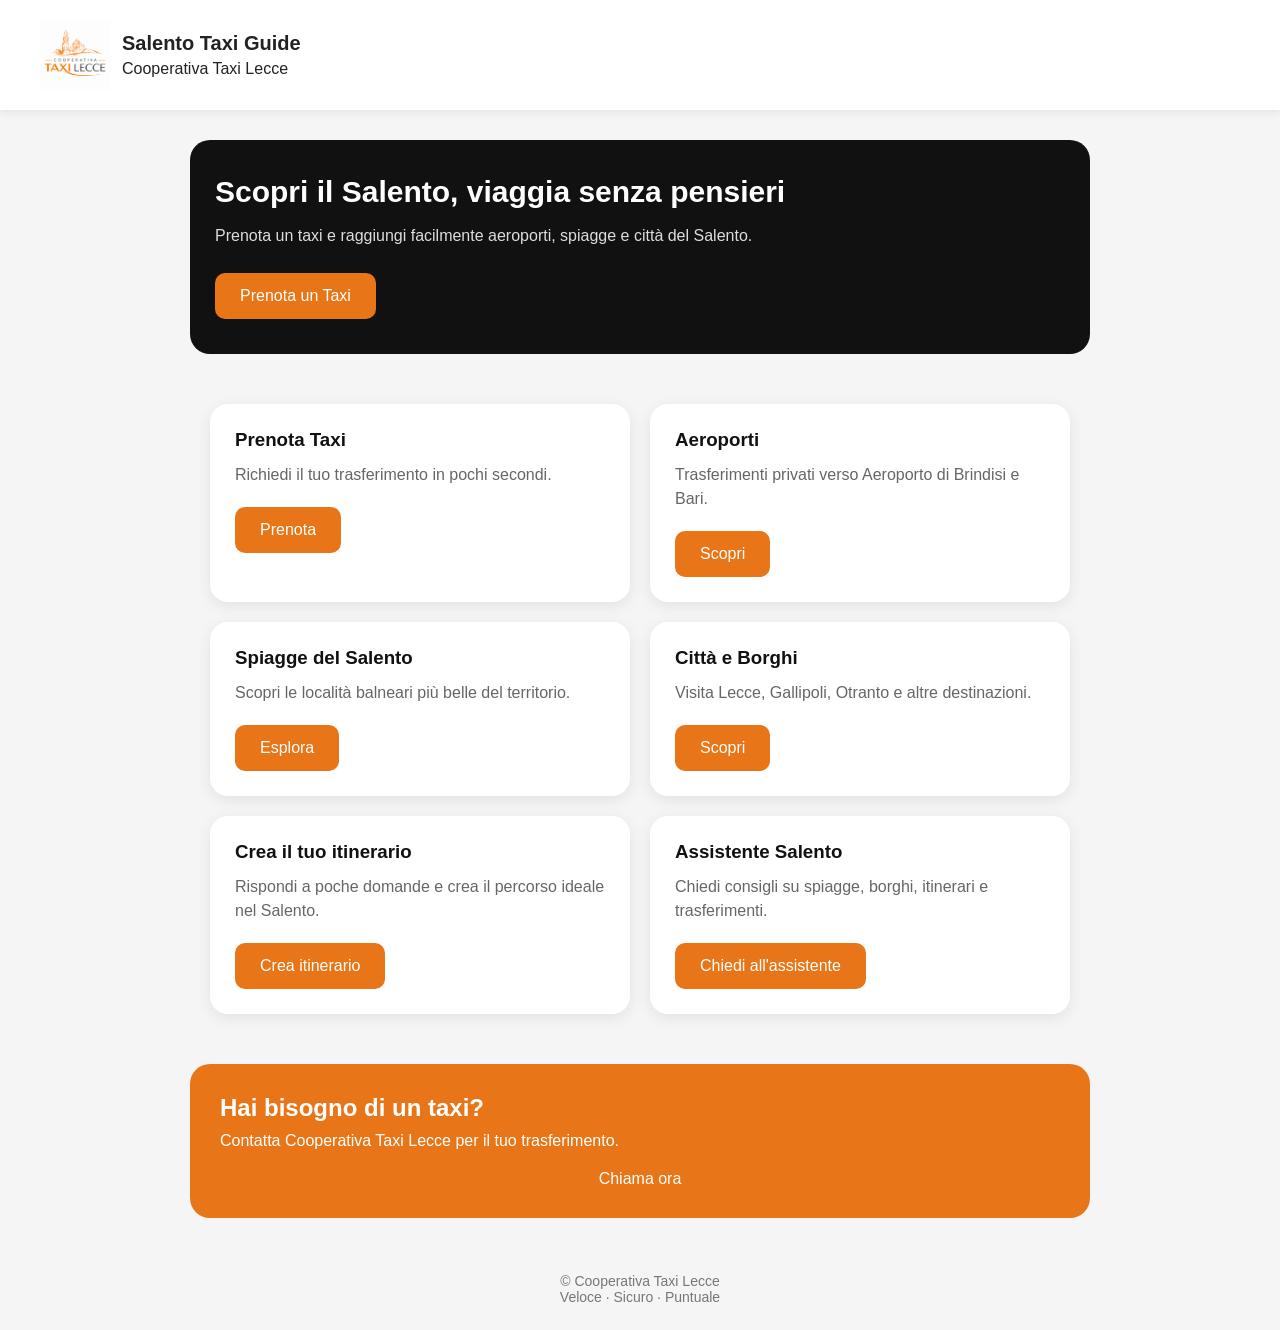
<file: index.html>
<!DOCTYPE html>
<html lang="it">

<head>

    <meta charset="UTF-8">
    <meta name="viewport" content="width=device-width, initial-scale=1.0">

    <title>Salento Taxi Guide</title>

    <link rel="stylesheet" href="style.css">

    <link rel="manifest" href="manifest.json">

</head>


<body>


<header>

<div class="header-brand">

<img src="logo.png" alt="Cooperativa Taxi Lecce">

<div class="header-text">

<h1>Salento Taxi Guide</h1>

<p>Cooperativa Taxi Lecce</p>

</div>

</div>

</header>



<main>


<section class="hero">

    <h2>
        Scopri il Salento,
        viaggia senza pensieri
    </h2>


    <p>
        Prenota un taxi e raggiungi facilmente
        aeroporti, spiagge e città del Salento.
    </p>


    <button onclick="window.location.href='prenota.html'">
    Prenota un Taxi
    </button>


</section>





<section class="cards">


<div class="card">

    <h3>Prenota Taxi</h3>

    <p>
        Richiedi il tuo trasferimento
        in pochi secondi.
    </p>

    <button onclick="window.location.href='prenota.html'">
    Prenota
    </button>

</div>





<div class="card">

    <h3>Aeroporti</h3>

    <p>
        Trasferimenti privati verso
        Aeroporto di Brindisi e Bari.
    </p>

<button onclick="window.location.href='aeroporti.html'">
Scopri
</button>

</div>





<div class="card">

    <h3>Spiagge del Salento</h3>

    <p>
        Scopri le località balneari
        più belle del territorio.
    </p>

   <button onclick="window.location.href='spiagge.html'">

    Esplora

   </button>

</div>





<div class="card">

    <h3>Città e Borghi</h3>

    <p>
        Visita Lecce, Gallipoli,
        Otranto e altre destinazioni.
    </p>

   
    <button onclick="window.location.href='borghi.html'">

        Scopri

    </button>

</div>


<div class="card">

    <h3>
        Crea il tuo itinerario
    </h3>

    <p>
        Rispondi a poche domande e crea il percorso ideale nel Salento.
    </p>

    <button onclick="window.location.href='itinerario.html'">
        Crea itinerario
    </button>

</div>


<div class="card">

<h3>
Assistente Salento
</h3>

<p>
Chiedi consigli su spiagge, borghi, itinerari e trasferimenti.
</p>


<button onclick="window.location.href='assistente.html'">

Chiedi all'assistente

</button>


</div>

</section>





<section class="contact">


<h2>
Hai bisogno di un taxi?
</h2>


<p>
Contatta Cooperativa Taxi Lecce
per il tuo trasferimento.
</p>


<a href="tel:3286714428" class="call-button">
Chiama ora
</a>


</section>



</main>




<footer>

<p>
© Cooperativa Taxi Lecce
</p>

<p>
Veloce · Sicuro · Puntuale
</p>


</footer>



<script src="script.js"></script>


</body>

</html>
</file>
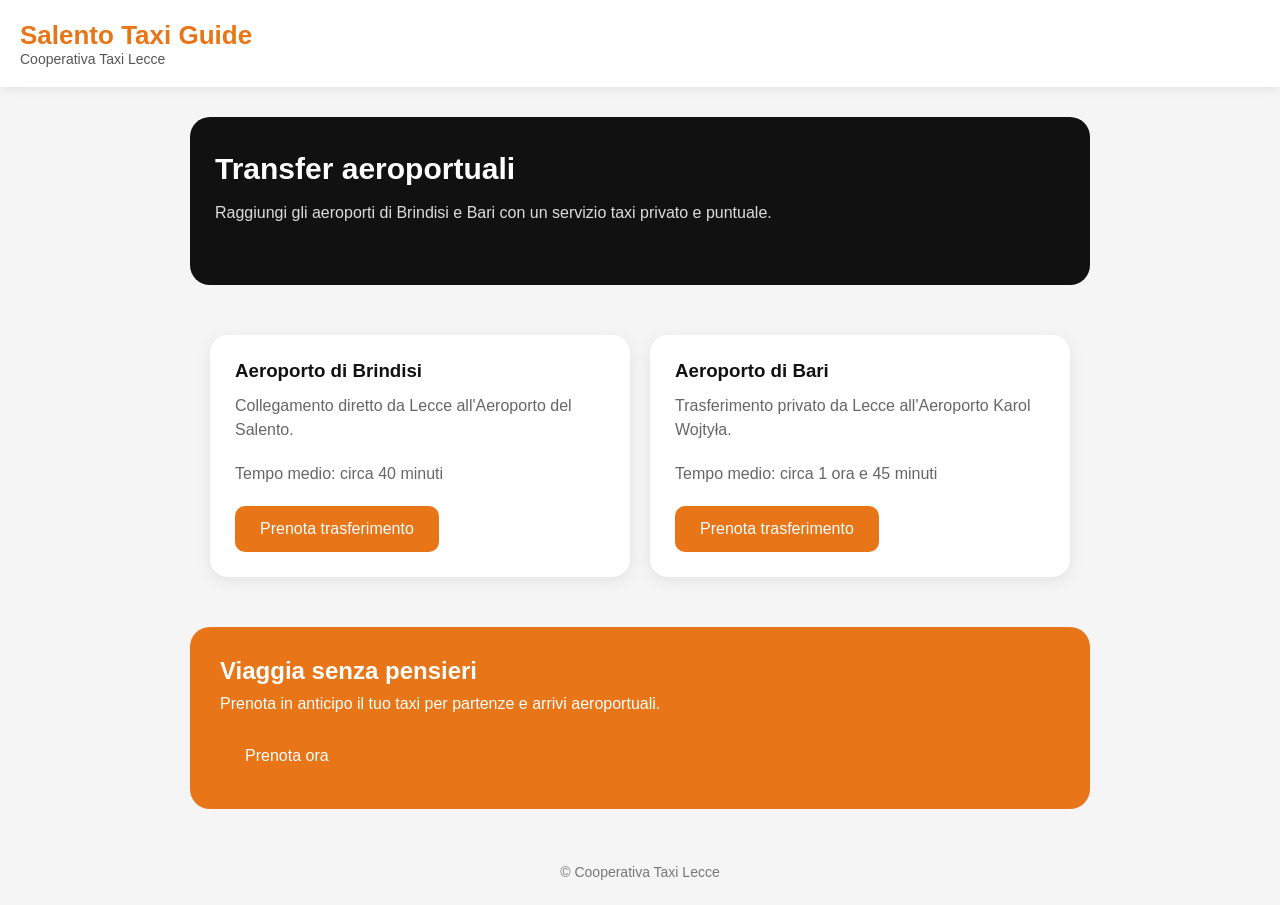
<file: aeroporti.html>
<!DOCTYPE html>
<html lang="it">

<head>

<meta charset="UTF-8">
<meta name="viewport" content="width=device-width, initial-scale=1.0">

<title>Transfer Aeroportuali</title>

<link rel="stylesheet" href="style.css">

</head>


<body>


<header>

<div class="logo">

<h1>Salento Taxi Guide</h1>

<p>Cooperativa Taxi Lecce</p>

</div>

</header>



<main>


<section class="hero">

<h2>
Transfer aeroportuali
</h2>

<p>
Raggiungi gli aeroporti di Brindisi e Bari
con un servizio taxi privato e puntuale.
</p>

</section>





<section class="cards">



<div class="card">

<h3>
Aeroporto di Brindisi
</h3>


<p>
Collegamento diretto da Lecce
all'Aeroporto del Salento.
</p>


<p>
Tempo medio: circa 40 minuti
</p>


<button onclick="window.location.href='prenota.html'">
Prenota trasferimento
</button>


</div>






<div class="card">

<h3>
Aeroporto di Bari
</h3>


<p>
Trasferimento privato da Lecce
all'Aeroporto Karol Wojtyła.
</p>


<p>
Tempo medio: circa 1 ora e 45 minuti
</p>


<button onclick="window.location.href='prenota.html'">
Prenota trasferimento
</button>


</div>



</section>




<section class="contact">


<h2>
Viaggia senza pensieri
</h2>


<p>
Prenota in anticipo il tuo taxi
per partenze e arrivi aeroportuali.
</p>


<button onclick="window.location.href='prenota.html'">
Prenota ora
</button>


</section>



</main>




<footer>

<p>
© Cooperativa Taxi Lecce
</p>

</footer>



</body>

</html>
</file>
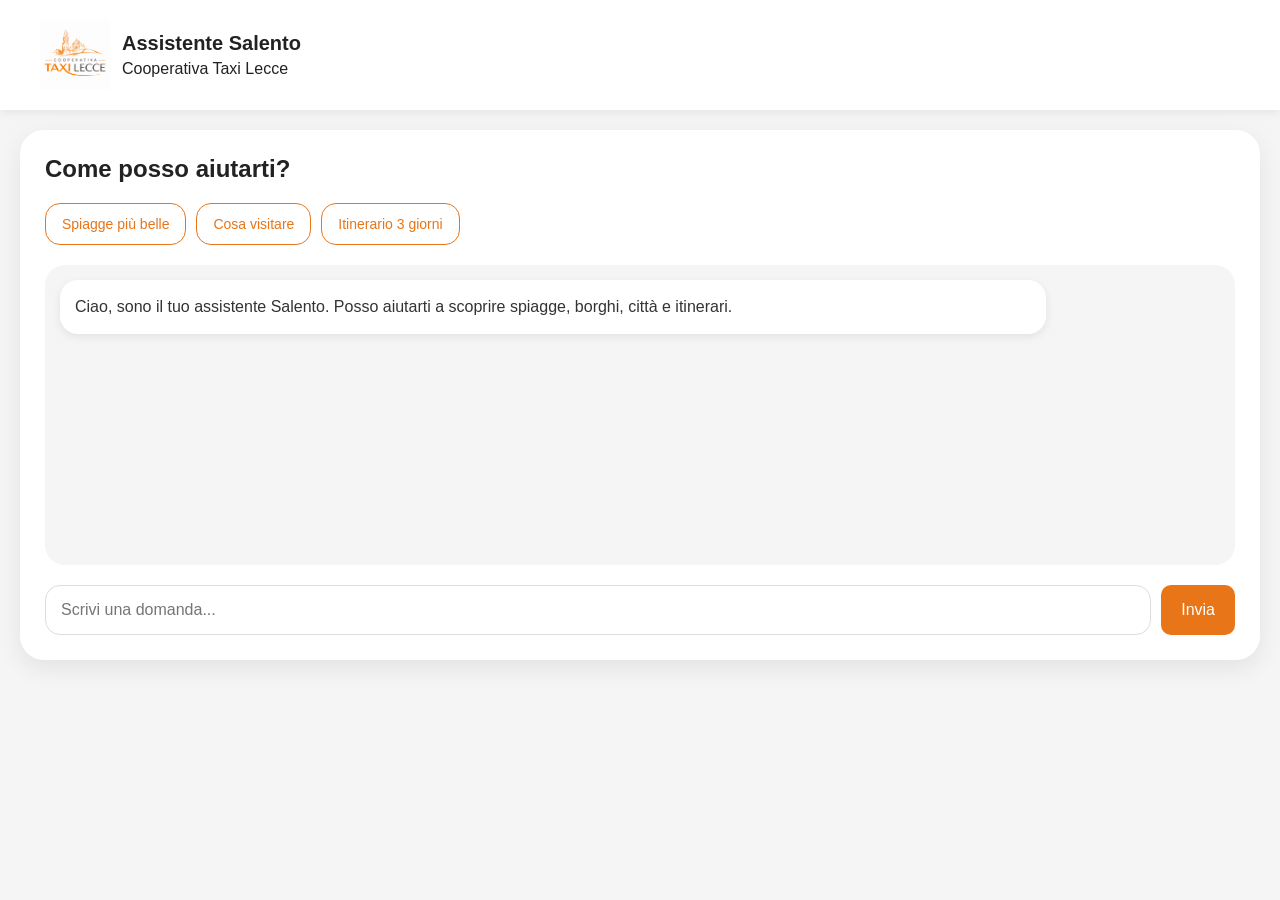
<file: assistente.html>
<!DOCTYPE html>
<html lang="it">

<head>

<meta charset="UTF-8">
<meta name="viewport" content="width=device-width, initial-scale=1.0">

<title>Assistente Salento</title>

<link rel="stylesheet" href="style.css">

</head>


<body>


<header>

<div class="header-brand">

<img src="logo.png">

<div class="header-text">

<h1>Assistente Salento</h1>

<p>Cooperativa Taxi Lecce</p>

</div>

</div>

</header>




<main class="booking-container">


<section class="booking-card">


<h2>
Come posso aiutarti?
</h2>


<div class="suggestions">


<button onclick="mandaDomanda('Quali sono le spiagge più belle?')">
Spiagge più belle
</button>


<button onclick="mandaDomanda('Cosa posso visitare nel Salento?')">
Cosa visitare
</button>


<button onclick="mandaDomanda('Crea un itinerario di 3 giorni')">
Itinerario 3 giorni
</button>


</div>



<div id="chat">


<div class="bot-message">

Ciao, sono il tuo assistente Salento.
Posso aiutarti a scoprire spiagge, borghi, città e itinerari.

</div>


</div>




<div class="chat-input">


<input 
id="domanda"
placeholder="Scrivi una domanda...">


<button onclick="inviaMessaggio()">

Invia

</button>


</div>


</section>


</main>



<script src="conoscenza.js"></script>
<script src="assistente.js"></script>


</body>

</html>
</file>
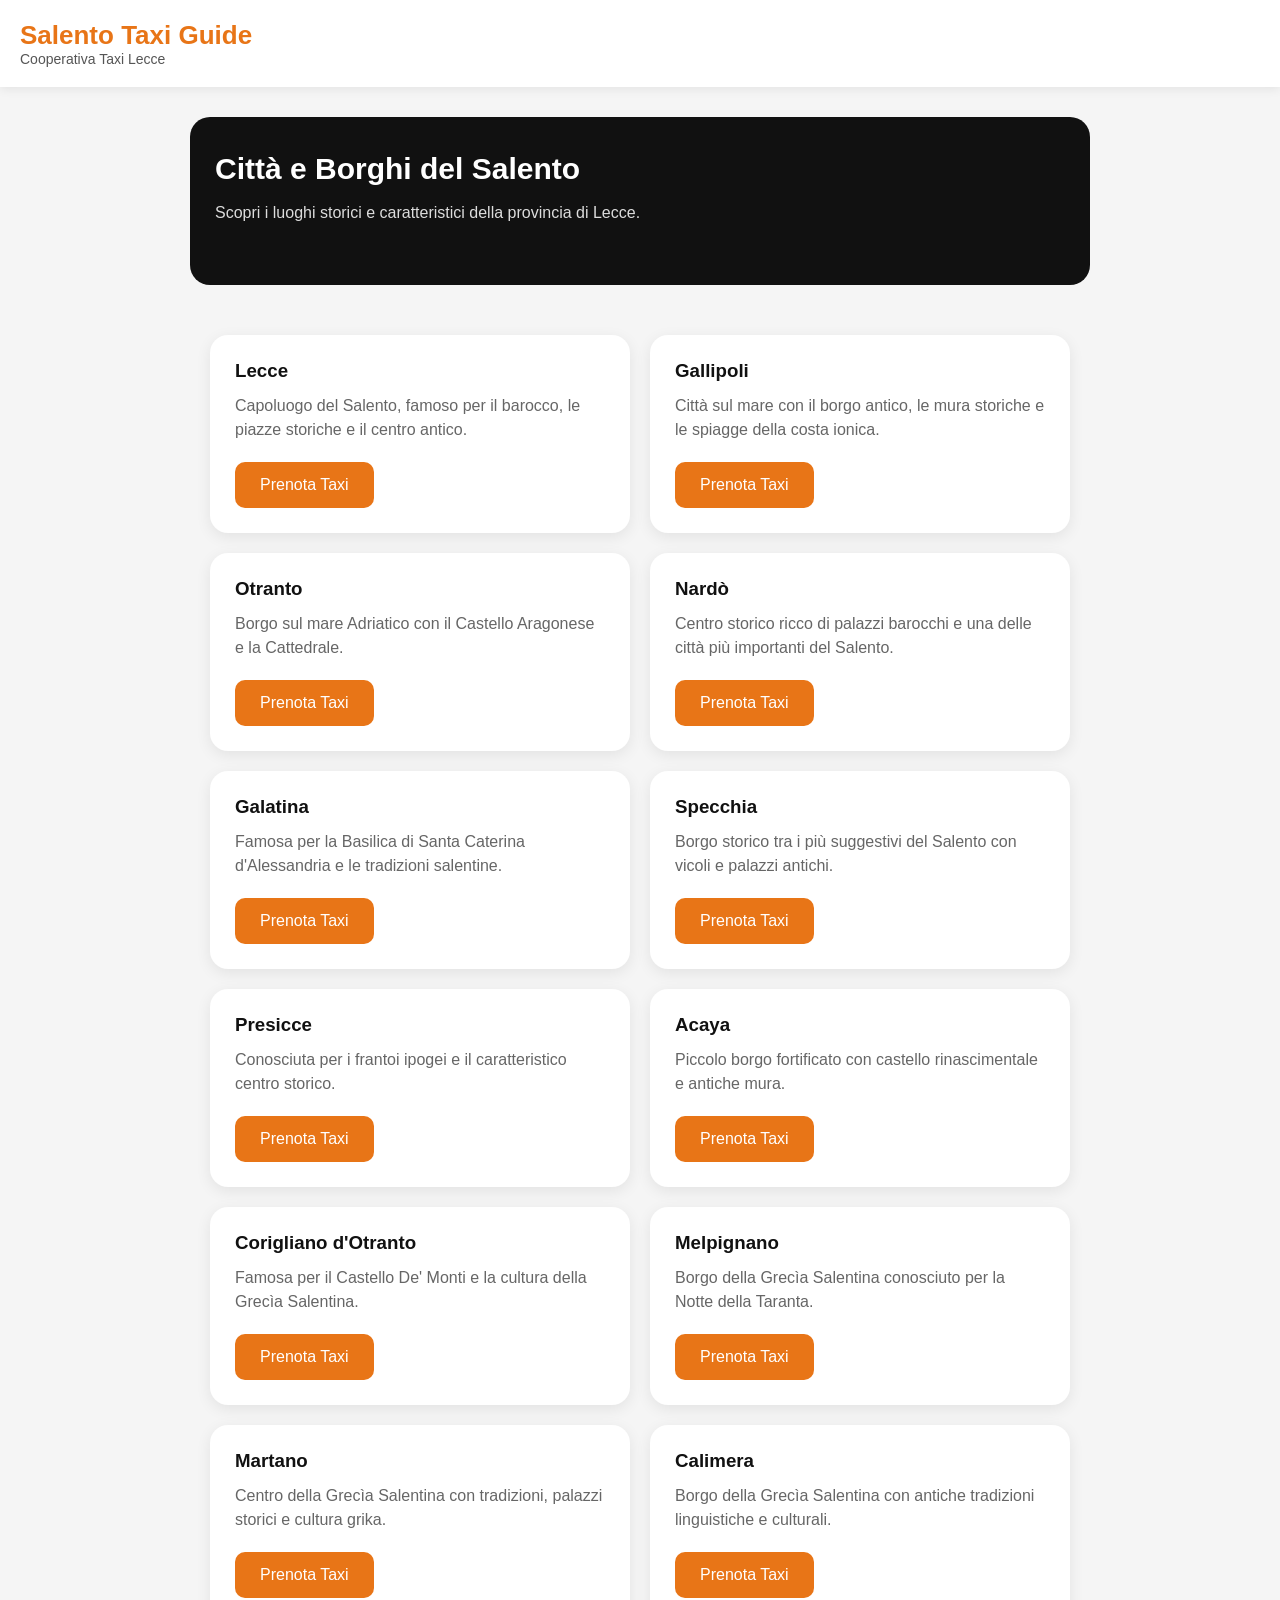
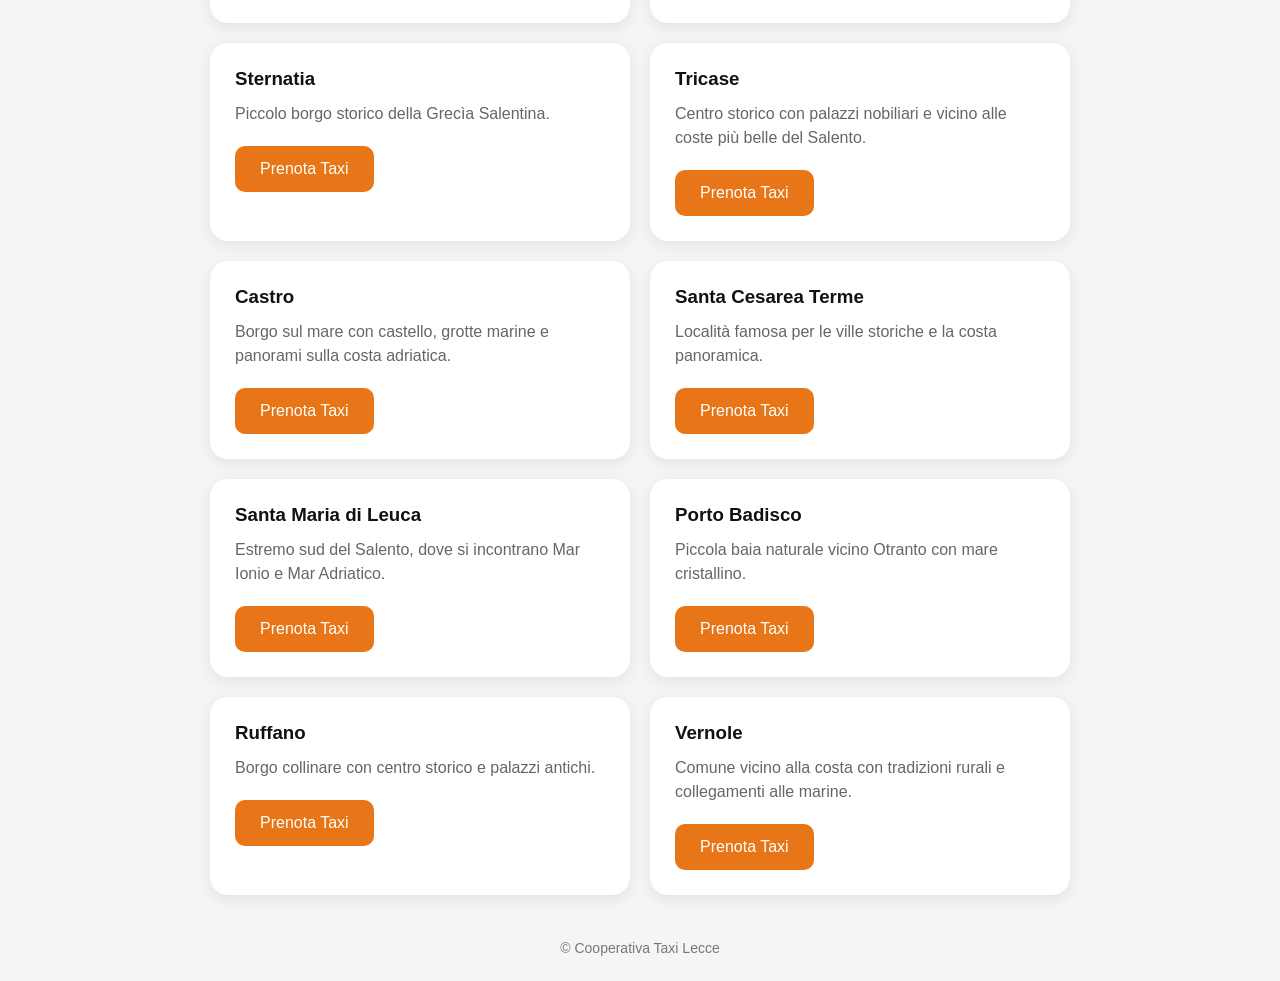
<file: borghi.html>
<!DOCTYPE html>
<html lang="it">

<head>

<meta charset="UTF-8">
<meta name="viewport" content="width=device-width, initial-scale=1.0">

<title>Città e Borghi del Salento</title>

<link rel="stylesheet" href="style.css">

</head>


<body>


<header>

<div class="logo">

<h1>Salento Taxi Guide</h1>

<p>Cooperativa Taxi Lecce</p>

</div>

</header>




<main>


<section class="hero">

<h2>
Città e Borghi del Salento
</h2>

<p>
Scopri i luoghi storici e caratteristici
della provincia di Lecce.
</p>

</section>




<section class="cards">



<div class="card">
<h3>Lecce</h3>
<p>Capoluogo del Salento, famoso per il barocco, le piazze storiche e il centro antico.</p>
<button onclick="window.location.href='prenota.html'">Prenota Taxi</button>
</div>



<div class="card">
<h3>Gallipoli</h3>
<p>Città sul mare con il borgo antico, le mura storiche e le spiagge della costa ionica.</p>
<button onclick="window.location.href='prenota.html'">Prenota Taxi</button>
</div>



<div class="card">
<h3>Otranto</h3>
<p>Borgo sul mare Adriatico con il Castello Aragonese e la Cattedrale.</p>
<button onclick="window.location.href='prenota.html'">Prenota Taxi</button>
</div>



<div class="card">
<h3>Nardò</h3>
<p>Centro storico ricco di palazzi barocchi e una delle città più importanti del Salento.</p>
<button onclick="window.location.href='prenota.html'">Prenota Taxi</button>
</div>



<div class="card">
<h3>Galatina</h3>
<p>Famosa per la Basilica di Santa Caterina d'Alessandria e le tradizioni salentine.</p>
<button onclick="window.location.href='prenota.html'">Prenota Taxi</button>
</div>



<div class="card">
<h3>Specchia</h3>
<p>Borgo storico tra i più suggestivi del Salento con vicoli e palazzi antichi.</p>
<button onclick="window.location.href='prenota.html'">Prenota Taxi</button>
</div>



<div class="card">
<h3>Presicce</h3>
<p>Conosciuta per i frantoi ipogei e il caratteristico centro storico.</p>
<button onclick="window.location.href='prenota.html'">Prenota Taxi</button>
</div>



<div class="card">
<h3>Acaya</h3>
<p>Piccolo borgo fortificato con castello rinascimentale e antiche mura.</p>
<button onclick="window.location.href='prenota.html'">Prenota Taxi</button>
</div>



<div class="card">
<h3>Corigliano d'Otranto</h3>
<p>Famosa per il Castello De' Monti e la cultura della Grecìa Salentina.</p>
<button onclick="window.location.href='prenota.html'">Prenota Taxi</button>
</div>



<div class="card">
<h3>Melpignano</h3>
<p>Borgo della Grecìa Salentina conosciuto per la Notte della Taranta.</p>
<button onclick="window.location.href='prenota.html'">Prenota Taxi</button>
</div>



<div class="card">
<h3>Martano</h3>
<p>Centro della Grecìa Salentina con tradizioni, palazzi storici e cultura grika.</p>
<button onclick="window.location.href='prenota.html'">Prenota Taxi</button>
</div>



<div class="card">
<h3>Calimera</h3>
<p>Borgo della Grecìa Salentina con antiche tradizioni linguistiche e culturali.</p>
<button onclick="window.location.href='prenota.html'">Prenota Taxi</button>
</div>



<div class="card">
<h3>Sternatia</h3>
<p>Piccolo borgo storico della Grecìa Salentina.</p>
<button onclick="window.location.href='prenota.html'">Prenota Taxi</button>
</div>



<div class="card">
<h3>Tricase</h3>
<p>Centro storico con palazzi nobiliari e vicino alle coste più belle del Salento.</p>
<button onclick="window.location.href='prenota.html'">Prenota Taxi</button>
</div>



<div class="card">
<h3>Castro</h3>
<p>Borgo sul mare con castello, grotte marine e panorami sulla costa adriatica.</p>
<button onclick="window.location.href='prenota.html'">Prenota Taxi</button>
</div>



<div class="card">
<h3>Santa Cesarea Terme</h3>
<p>Località famosa per le ville storiche e la costa panoramica.</p>
<button onclick="window.location.href='prenota.html'">Prenota Taxi</button>
</div>



<div class="card">
<h3>Santa Maria di Leuca</h3>
<p>Estremo sud del Salento, dove si incontrano Mar Ionio e Mar Adriatico.</p>
<button onclick="window.location.href='prenota.html'">Prenota Taxi</button>
</div>



<div class="card">
<h3>Porto Badisco</h3>
<p>Piccola baia naturale vicino Otranto con mare cristallino.</p>
<button onclick="window.location.href='prenota.html'">Prenota Taxi</button>
</div>



<div class="card">
<h3>Ruffano</h3>
<p>Borgo collinare con centro storico e palazzi antichi.</p>
<button onclick="window.location.href='prenota.html'">Prenota Taxi</button>
</div>



<div class="card">
<h3>Vernole</h3>
<p>Comune vicino alla costa con tradizioni rurali e collegamenti alle marine.</p>
<button onclick="window.location.href='prenota.html'">Prenota Taxi</button>
</div>



</section>


</main>




<footer>

<p>
© Cooperativa Taxi Lecce
</p>

</footer>



</body>

</html>
</file>
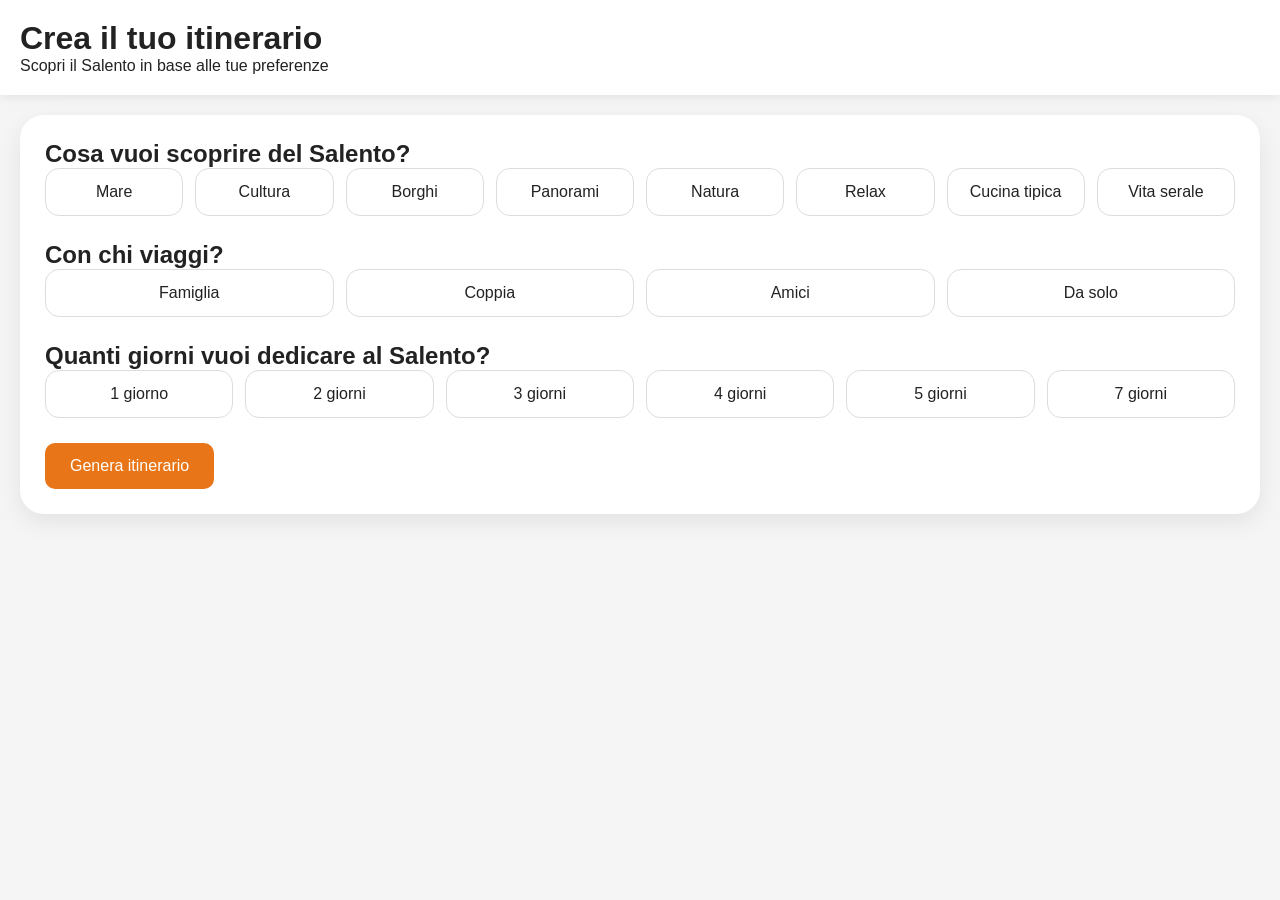
<file: itinerario.html>
<!DOCTYPE html>
<html lang="it">

<head>

<meta charset="UTF-8">
<meta name="viewport" content="width=device-width, initial-scale=1.0">

<title>Crea il tuo itinerario</title>

<link rel="stylesheet" href="style.css">

</head>


<body>


<header>

<div class="page-header">

<h1>
Crea il tuo itinerario
</h1>

<p>
Scopri il Salento in base alle tue preferenze
</p>

</div>

</header>



<main class="booking-container">


<section class="booking-card">


<h2>
Cosa vuoi scoprire del Salento?
</h2>


<div class="choice-group">

<button class="choice" data-type="mare">
Mare
</button>

<button class="choice" data-type="cultura">
Cultura
</button>

<button class="choice" data-type="borghi">
Borghi
</button>

<button class="choice" data-type="panorami">
Panorami
</button>

<button class="choice" data-type="natura">
Natura
</button>

<button class="choice" data-type="relax">
Relax
</button>

<button class="choice" data-type="enogastronomia">
Cucina tipica
</button>

<button class="choice" data-type="movida">
Vita serale
</button>

</div>

  <h2>
Con chi viaggi?
</h2>


<div class="choice-group">

<button class="choice" data-type="famiglia">
Famiglia
</button>

<button class="choice" data-type="coppia">
Coppia
</button>

<button class="choice" data-type="amici">
Amici
</button>

<button class="choice" data-type="solo">
Da solo
</button>

</div>

  <h2>
Quanti giorni vuoi dedicare al Salento?
</h2>


<div class="choice-group">

<button class="choice">
1 giorno
</button>

<button class="choice">
2 giorni
</button>

<button class="choice">
3 giorni
</button>

<button class="choice">
4 giorni
</button>

<button class="choice">
5 giorni
</button>

<button class="choice">
7 giorni
</button>

</div>




<button class="main-button">

Genera itinerario

</button>



</section>


</main>

<script src="localita.js"></script>
<script src="algoritmo.js"></script>
<script src="itinerario.js"></script>



</body>

</html>
</file>
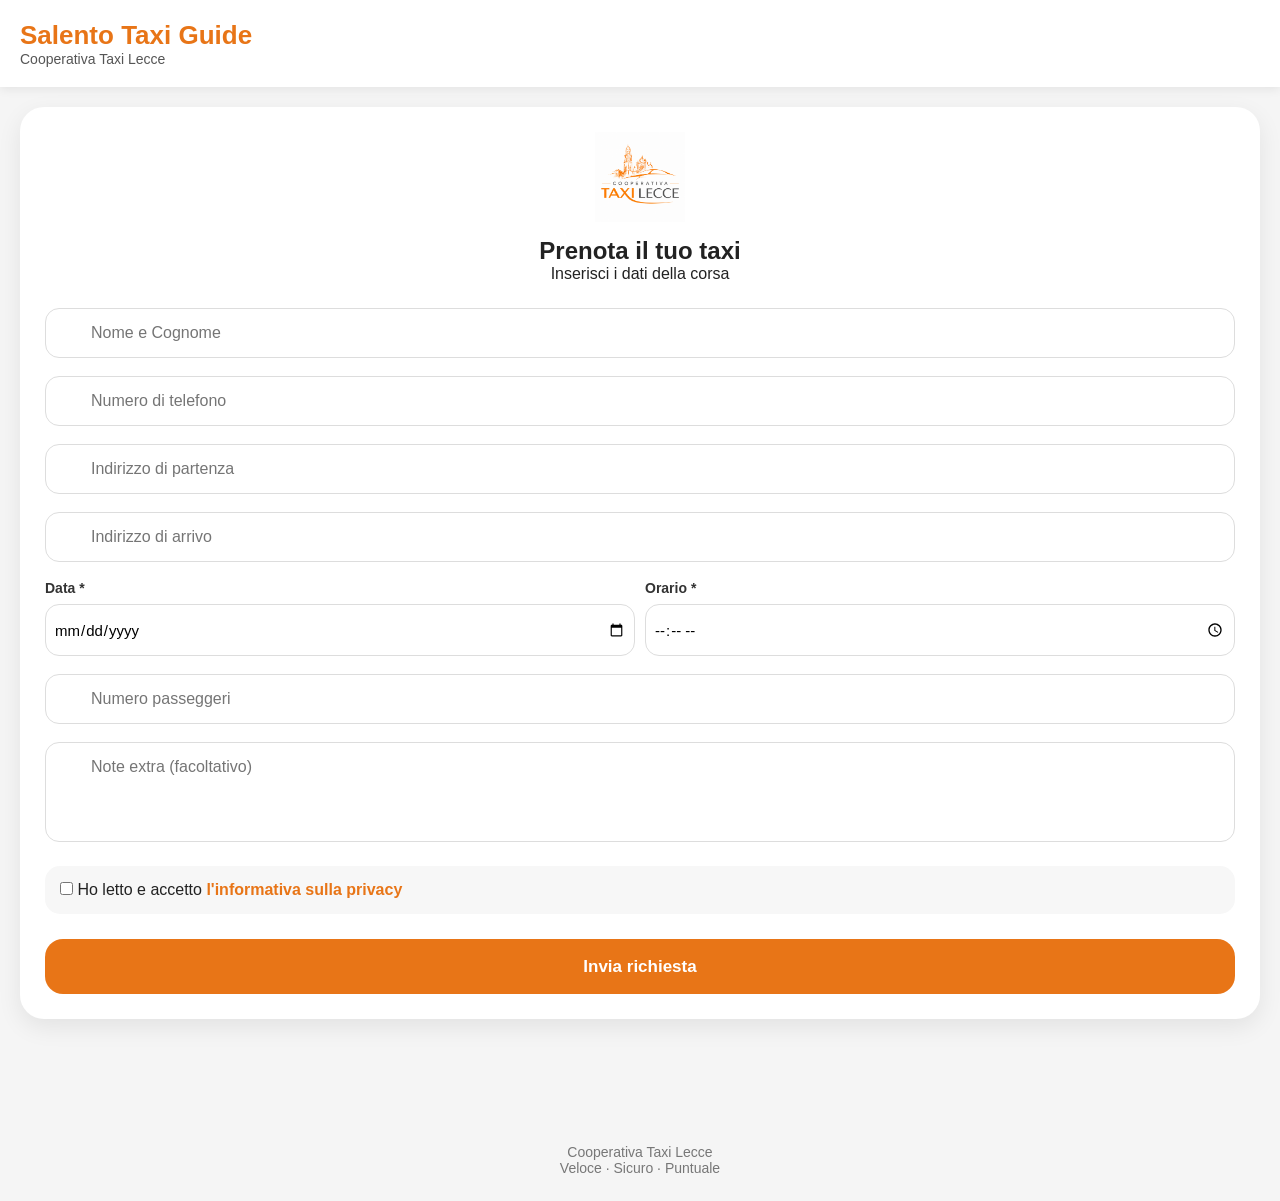
<file: prenota.html>
<!DOCTYPE html>
<html lang="it">

<head>

<meta charset="UTF-8">
<meta name="viewport" content="width=device-width, initial-scale=1.0">

<title>Prenota Taxi</title>

<link rel="stylesheet" href="style.css">

</head>


<body>


<header>

<div class="logo">

<h1>Salento Taxi Guide</h1>

<p>Cooperativa Taxi Lecce</p>

</div>

</header>




<main class="booking-container">


<section class="booking-card">


<div class="form-title">

<img src="logo.png" class="app-logo" alt="Cooperativa Taxi Lecce">

<h2>

Prenota il tuo taxi

</h2>

<p>
Inserisci i dati della corsa
</p>

</div>





<form id="prenotazione">



<div class="input-box">



<input 
type="text"
id="nome"
placeholder="Nome e Cognome"
required>

</div>





<div class="input-box">



<input 
type="tel"
id="telefono"
placeholder="Numero di telefono"
required>

</div>





<div class="input-box">



<input 
type="text"
id="partenza"
placeholder="Indirizzo di partenza"
required>

</div>





<div class="input-box">



<input 
type="text"
id="destinazione"
placeholder="Indirizzo di arrivo"
required>

</div>





<div class="row-form">


<div class="input-box">

<label>
Data *
</label>

<input 
type="date"
id="data"
required>

</div>



<div class="input-box">

<label>
Orario *
</label>

<input 
type="time"
id="ora"
required>

</div>


</div>





<div class="input-box">



<input 
type="number"
id="passeggeri"
placeholder="Numero passeggeri"
min="1"
required>

</div>





<div class="input-box">

<textarea
id="note"
placeholder="Note extra (facoltativo)">
</textarea>

</div>





<div class="privacy-card">

<label>

<input 
type="checkbox"
id="privacy"
required>


Ho letto e accetto 
<a href="https://www.cooperativataxilecce.it/pagina/informativa-sulla-privacy" target="_blank">
l'informativa sulla privacy
</a>



</label>

</div>





<div class="submit-button">


<button type="submit">

Invia richiesta

</button>


</div>




</form>


</section>


</main>




<footer>

<p>
Cooperativa Taxi Lecce
</p>

<p>
Veloce · Sicuro · Puntuale
</p>

</footer>




<script src="script.js"></script>


</body>

</html>
</file>
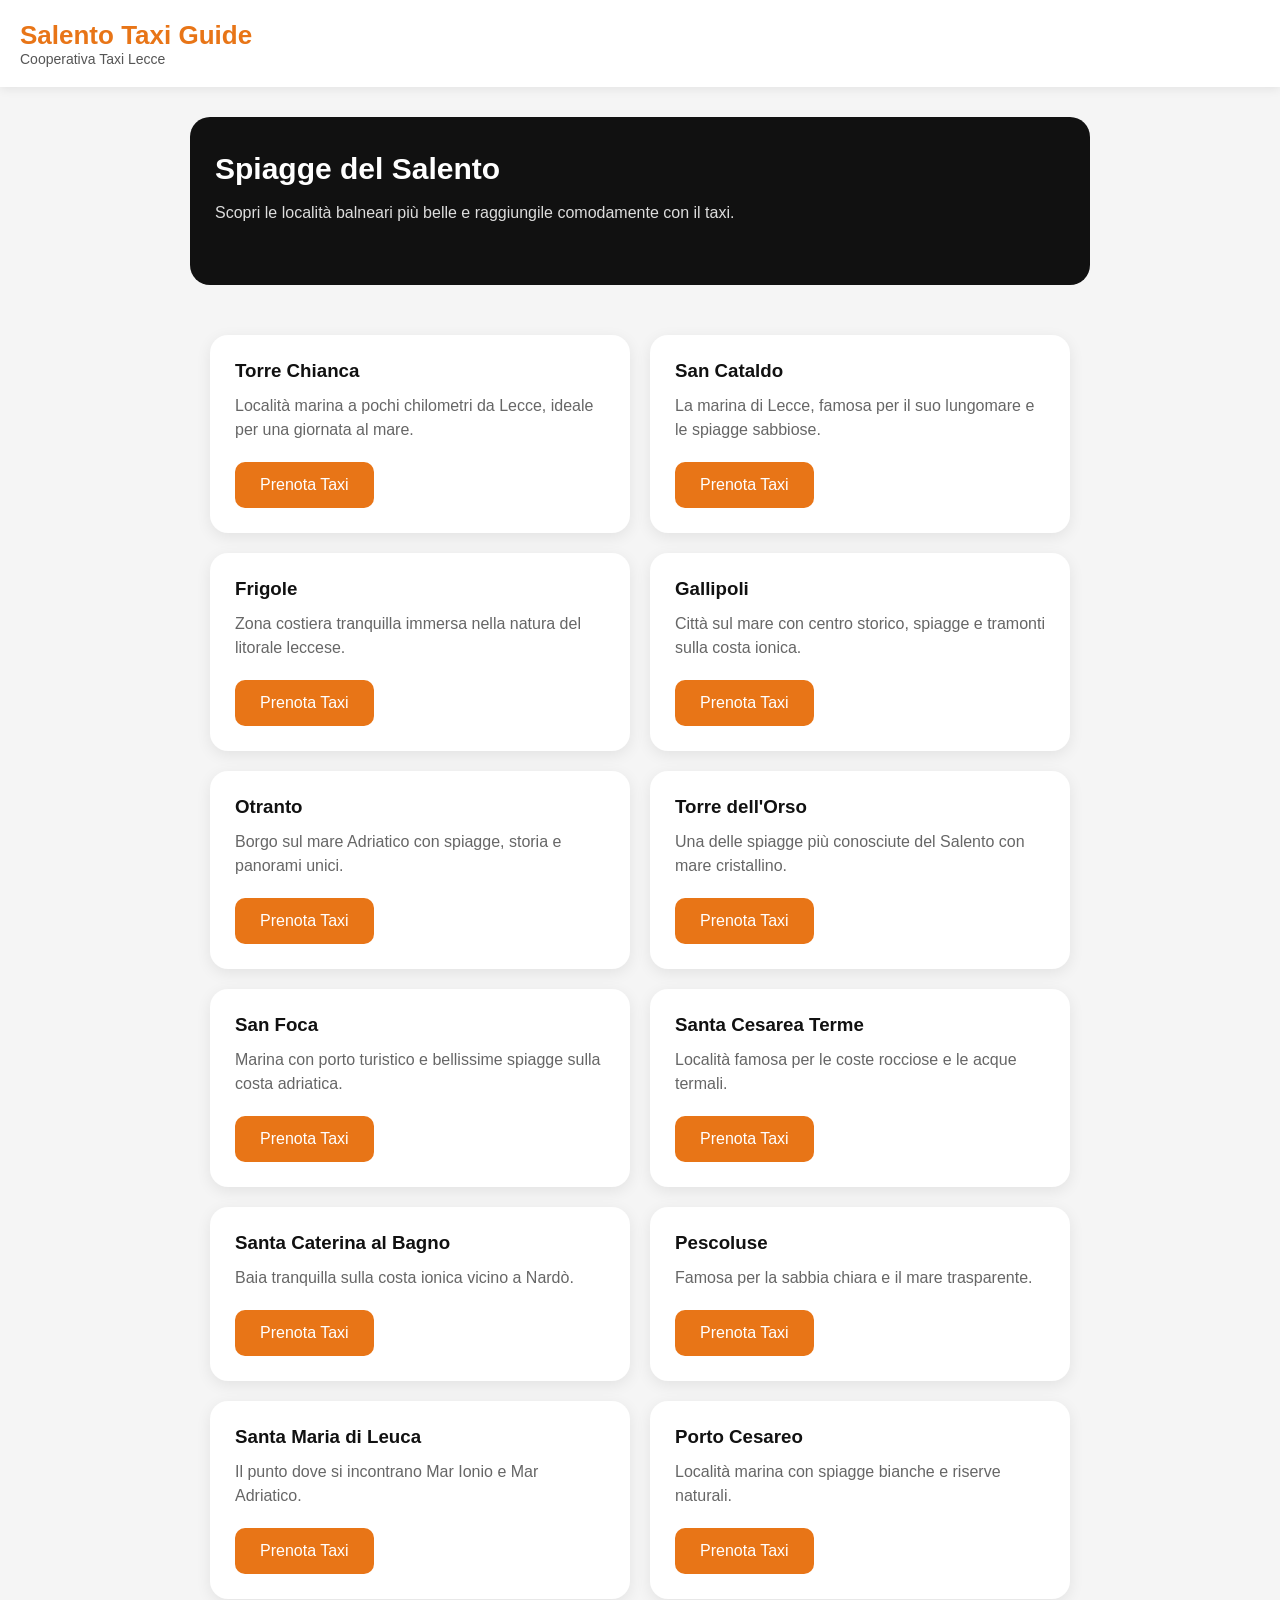
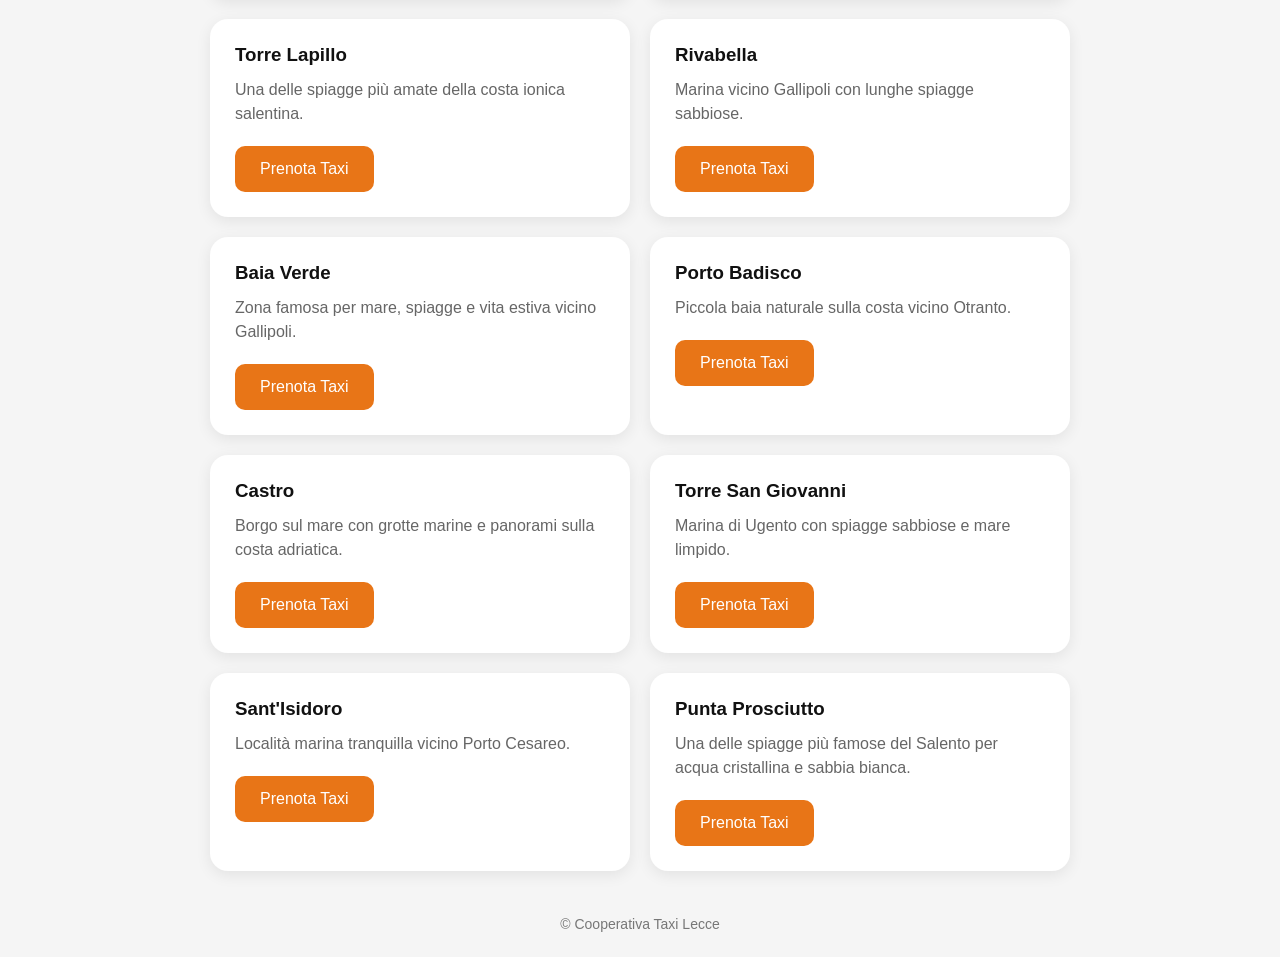
<file: spiagge.html>
<!DOCTYPE html>
<html lang="it">

<head>

<meta charset="UTF-8">
<meta name="viewport" content="width=device-width, initial-scale=1.0">

<title>Spiagge del Salento</title>

<link rel="stylesheet" href="style.css">

</head>


<body>


<header>

<div class="logo">

<h1>Salento Taxi Guide</h1>

<p>Cooperativa Taxi Lecce</p>

</div>

</header>




<main>


<section class="hero">

<h2>
Spiagge del Salento
</h2>

<p>
Scopri le località balneari più belle
e raggiungile comodamente con il taxi.
</p>

</section>





<section class="cards">



<div class="card">
<h3>Torre Chianca</h3>
<p>Località marina a pochi chilometri da Lecce, ideale per una giornata al mare.</p>
<button onclick="window.location.href='prenota.html'">Prenota Taxi</button>
</div>



<div class="card">
<h3>San Cataldo</h3>
<p>La marina di Lecce, famosa per il suo lungomare e le spiagge sabbiose.</p>
<button onclick="window.location.href='prenota.html'">Prenota Taxi</button>
</div>



<div class="card">
<h3>Frigole</h3>
<p>Zona costiera tranquilla immersa nella natura del litorale leccese.</p>
<button onclick="window.location.href='prenota.html'">Prenota Taxi</button>
</div>



<div class="card">
<h3>Gallipoli</h3>
<p>Città sul mare con centro storico, spiagge e tramonti sulla costa ionica.</p>
<button onclick="window.location.href='prenota.html'">Prenota Taxi</button>
</div>



<div class="card">
<h3>Otranto</h3>
<p>Borgo sul mare Adriatico con spiagge, storia e panorami unici.</p>
<button onclick="window.location.href='prenota.html'">Prenota Taxi</button>
</div>



<div class="card">
<h3>Torre dell'Orso</h3>
<p>Una delle spiagge più conosciute del Salento con mare cristallino.</p>
<button onclick="window.location.href='prenota.html'">Prenota Taxi</button>
</div>



<div class="card">
<h3>San Foca</h3>
<p>Marina con porto turistico e bellissime spiagge sulla costa adriatica.</p>
<button onclick="window.location.href='prenota.html'">Prenota Taxi</button>
</div>



<div class="card">
<h3>Santa Cesarea Terme</h3>
<p>Località famosa per le coste rocciose e le acque termali.</p>
<button onclick="window.location.href='prenota.html'">Prenota Taxi</button>
</div>



<div class="card">
<h3>Santa Caterina al Bagno</h3>
<p>Baia tranquilla sulla costa ionica vicino a Nardò.</p>
<button onclick="window.location.href='prenota.html'">Prenota Taxi</button>
</div>



<div class="card">
<h3>Pescoluse</h3>
<p>Famosa per la sabbia chiara e il mare trasparente.</p>
<button onclick="window.location.href='prenota.html'">Prenota Taxi</button>
</div>



<div class="card">
<h3>Santa Maria di Leuca</h3>
<p>Il punto dove si incontrano Mar Ionio e Mar Adriatico.</p>
<button onclick="window.location.href='prenota.html'">Prenota Taxi</button>
</div>



<div class="card">
<h3>Porto Cesareo</h3>
<p>Località marina con spiagge bianche e riserve naturali.</p>
<button onclick="window.location.href='prenota.html'">Prenota Taxi</button>
</div>



<div class="card">
<h3>Torre Lapillo</h3>
<p>Una delle spiagge più amate della costa ionica salentina.</p>
<button onclick="window.location.href='prenota.html'">Prenota Taxi</button>
</div>



<div class="card">
<h3>Rivabella</h3>
<p>Marina vicino Gallipoli con lunghe spiagge sabbiose.</p>
<button onclick="window.location.href='prenota.html'">Prenota Taxi</button>
</div>



<div class="card">
<h3>Baia Verde</h3>
<p>Zona famosa per mare, spiagge e vita estiva vicino Gallipoli.</p>
<button onclick="window.location.href='prenota.html'">Prenota Taxi</button>
</div>



<div class="card">
<h3>Porto Badisco</h3>
<p>Piccola baia naturale sulla costa vicino Otranto.</p>
<button onclick="window.location.href='prenota.html'">Prenota Taxi</button>
</div>



<div class="card">
<h3>Castro</h3>
<p>Borgo sul mare con grotte marine e panorami sulla costa adriatica.</p>
<button onclick="window.location.href='prenota.html'">Prenota Taxi</button>
</div>



<div class="card">
<h3>Torre San Giovanni</h3>
<p>Marina di Ugento con spiagge sabbiose e mare limpido.</p>
<button onclick="window.location.href='prenota.html'">Prenota Taxi</button>
</div>



<div class="card">
<h3>Sant'Isidoro</h3>
<p>Località marina tranquilla vicino Porto Cesareo.</p>
<button onclick="window.location.href='prenota.html'">Prenota Taxi</button>
</div>



<div class="card">
<h3>Punta Prosciutto</h3>
<p>Una delle spiagge più famose del Salento per acqua cristallina e sabbia bianca.</p>
<button onclick="window.location.href='prenota.html'">Prenota Taxi</button>
</div>



</section>


</main>




<footer>

<p>
© Cooperativa Taxi Lecce
</p>

</footer>


</body>

</html>
</file>
<file: style.css>
* {
    margin: 0;
    padding: 0;
    box-sizing: border-box;
    font-family: Arial, Helvetica, sans-serif;
}



body {

    background: #f5f5f5;
    color: #222;

}



/* HEADER */

header {

    background: #ffffff;
    padding: 20px;
    box-shadow: 0 2px 10px rgba(0,0,0,0.08);

}



.logo h1 {

    font-size: 26px;
    color: #e87517;

}


.logo p {

    font-size: 14px;
    color: #555;

}





/* HERO */

.hero {

    background: #111;
    color: white;

    margin: 20px;
    padding: 35px 25px;

    border-radius: 20px;

}



.hero h2 {

    font-size: 30px;
    margin-bottom: 15px;

}



.hero p {

    color: #ddd;
    line-height: 1.5;
    margin-bottom: 25px;

}




button {

    background: #e87517;

    color: white;

    border: none;

    padding: 14px 25px;

    border-radius: 10px;

    font-size: 16px;

    cursor: pointer;

}



button:hover {

    opacity: 0.85;

}





/* CARDS */

.cards {

    display: grid;

    grid-template-columns: 1fr;

    gap: 20px;

    padding: 20px;

}



.card {

    background: white;

    padding: 25px;

    border-radius: 18px;

    box-shadow: 0 4px 15px rgba(0,0,0,0.08);

}



.card h3 {

    margin-bottom: 12px;

    color: #111;

}



.card p {

    color: #666;

    line-height: 1.5;

    margin-bottom: 20px;

}





/* CONTATTI */

.contact {

    margin: 20px;

    padding: 30px;

    background: #e87517;

    color: white;

    border-radius: 20px;

}



.contact h2 {

    margin-bottom: 10px;

}



.contact p {

    margin-bottom: 20px;

}





/* FOOTER */

footer {

    text-align: center;

    padding: 25px;

    color: #777;

    font-size: 14px;

}





/* VERSIONE TABLET / PC */

@media(min-width:700px){


.cards {

    grid-template-columns: repeat(2,1fr);

}



.hero {

    max-width: 900px;

    margin: 30px auto;

}



.cards {

    max-width: 900px;

    margin:auto;

}


.contact {

    max-width:900px;

    margin:30px auto;

}



}


textarea {

    width:100%;

    min-height:100px;

    padding:14px;

    border-radius:10px;

    border:1px solid #ddd;

    font-size:16px;

    resize:none;

}



.privacy-box {

    margin:20px 0;

    font-size:14px;

    color:#555;

}


.privacy-box input {

    margin-right:8px;

}


/* PAGINA PRENOTAZIONE */

.booking-container {

    padding:20px;

    padding-bottom:100px;

}



.booking-card {

    background:white;

    border-radius:24px;

    padding:25px;

    box-shadow:0 8px 25px rgba(0,0,0,0.08);

}



.form-title {

    text-align:center;

    margin-bottom:25px;

}



.input-box {

    position:relative;

    margin-bottom:18px;

}



.input-box input,
.input-box textarea {

    width:100%;

    padding:15px 15px 15px 45px;

    border-radius:14px;

    border:1px solid #ddd;

    font-size:16px;

    outline:none;

    transition:0.25s;

}



.input-box input:focus,
.input-box textarea:focus {

    border-color:#e87517;

    box-shadow:0 0 0 3px rgba(232,117,23,0.15);

    transform:translateY(-2px);

}



.input-icon {

    position:absolute;

    left:15px;

    top:50%;

    transform:translateY(-50%);

    color:#e87517;

    font-size:18px;

}



.input-box textarea {

    min-height:100px;

    padding-top:15px;

}



.row-form {

    display:grid;

    grid-template-columns:1fr 1fr;

    gap:15px;

}




.privacy-card {

    background:#f7f7f7;

    padding:15px;

    border-radius:15px;

    margin-top:20px;

}













@media(max-width:600px){


.row-form{

    grid-template-columns:1fr;

}


}


.row-form {

    display:flex;

    gap:12px;

    width:100%;

}


.row-form .input-box {

    flex:1;

    min-width:0;

}


.row-form input {

    width:100%;

    box-sizing:border-box;

}



@media(max-width:500px){

    .row-form {

        flex-direction:column;

    }

}


.submit-button {

    margin-top:25px;

}


.submit-button button {

    width:100%;

    height:55px;

    border:none;

    border-radius:18px;

    background:#e87517;

    color:white;

    font-size:17px;

    font-weight:600;

    cursor:pointer;

}


.row-form {
    display: flex;
    gap: 10px;
    width: 100%;
}


.row-form .input-box {
    flex: 1;
    min-width: 0;
    width: 50%;
}


.row-form input[type="date"],
.row-form input[type="time"] {
    width: 100%;
    max-width: 100%;
    box-sizing: border-box;
    font-size: 15px;
    padding: 14px 8px;
}


@media (max-width: 500px) {

    .row-form {
        flex-direction: column;
    }


    .row-form .input-box {
        width: 100%;
    }

}


.app-logo {

    width:90px;

    height:auto;

    display:block;

    margin:0 auto 15px auto;

}





.row-form .input-box input {

    width:100%;
    height:52px;
    box-sizing:border-box;

}


.row-form .input-box {

    width:100%;

}


input[type="date"],
input[type="time"] {

    appearance:none;
    -webkit-appearance:none;

}


.input-box label {

    display:block;

    font-size:14px;

    font-weight:600;

    margin-bottom:8px;

    color:#333;

}

.privacy-card a {

    color:#e87517;

    text-decoration:none;

    font-weight:600;

}


.privacy-card a:hover {

    text-decoration:underline;

}


.brand {

    display:flex;

    align-items:center;

    justify-content:center;

    gap:15px;

}


.home-logo {

    width:70px;

    height:auto;

}


.brand h1 {

    margin:0;

}


.brand p {

    margin:5px 0 0;

}


.brand {

    display:flex;
    align-items:center;
    justify-content:center;
    gap:12px;

}


.brand .home-logo {

    width:65px;
    height:65px;
    object-fit:contain;
    margin:0;
    display:block;

}


.brand h1 {

    margin:0;
    font-size:24px;

}


.brand p {

    margin:4px 0 0;
    font-size:14px;

}


.call-button {

    display:block;

    text-align:center;

    text-decoration:none;

}


.call-button,
.call-button:visited,
.call-button:hover,
.call-button:active {

    color:white;

    text-decoration:none;

}

.header-brand {

    display:flex;

    align-items:center;

    justify-content:flex-start;

    gap:12px;

    padding-left:20px;

}


.header-brand img {

    width:70px;

    height:70px;

    object-fit:contain;

}


.header-text h1 {

    margin:0;

        font-size:20px;

    white-space:nowrap;

}


.header-text p {

    margin:5px 0 0;

}


/* ITINERARIO */

.choice-group {

    display:flex;

    flex-wrap:wrap;

    gap:12px;

    margin-bottom:25px;

}



.choice {

    flex:1;

    min-width:120px;

    padding:14px;

    border-radius:14px;

    border:1px solid #ddd;

    background:#fff;

    color:#222;

    font-size:16px;

    cursor:pointer;

    transition:0.2s;

}



.choice:hover {

    border-color:#e87517;

}



.choice.selected {

    background:#e87517;

    color:white;

    border-color:#e87517;

}




.itinerary-place {

    background:#f8f8f8;

    padding:18px;

    border-radius:18px;

    margin-top:15px;

}



.itinerary-place h3 {

    margin:0 0 8px;

    color:#e87517;

}



.itinerary-place a {

    display:inline-block;

    margin-top:10px;

    padding:12px 18px;

    background:#e87517;

    color:white;

    text-decoration:none;

    border-radius:14px;

    font-weight:600;

}


/* Card itinerario */

.itinerary-place {

    background: white;

    border-radius: 20px;

    padding: 20px;

    margin-top: 20px;

    box-shadow: 0 5px 15px rgba(0,0,0,0.08);

}



.itinerary-place h3 {

    margin-bottom: 10px;

    font-size: 20px;

}



.itinerary-place strong {

    display: block;

    font-size: 18px;

    margin-top: 15px;

}



.itinerary-place p {

    color: #555;

    line-height: 1.5;

    margin-top: 8px;

}



.itinerary-place a {

    display: inline-block;

    margin-top: 15px;

    padding: 12px 20px;

    border-radius: 12px;

    background: #e87517;

    color: white;

    text-decoration: none;

    font-weight: 600;

}


.choice {

    color:#222 !important;

}


.choice.selected {

    background:#e87517 !important;

    color:white !important;

}


/* ASSISTENTE AI */

.suggestions {

    display:flex;
    flex-wrap:wrap;
    gap:10px;
    margin:20px 0;

}


.suggestions button {

    background:white;
    color:#e87517;
    border:1px solid #e87517;
    padding:12px 16px;
    border-radius:15px;
    font-size:14px;

}


.suggestions button:hover {

    background:#e87517;
    color:white;

}



#chat {

    background:#f5f5f5;

    border-radius:20px;

    padding:15px;

    min-height:300px;

    max-height:450px;

    overflow-y:auto;

    margin-bottom:20px;

}



.bot-message,
.utente-message {


    max-width:85%;

    padding:15px;

    border-radius:18px;

    margin-bottom:12px;

    line-height:1.5;

}



.bot-message {

    background:white;

    color:#333;

    box-shadow:0 3px 10px rgba(0,0,0,0.08);

}



.utente-message {

    background:#e87517;

    color:white;

    margin-left:auto;

}



.chat-input {


    display:flex;

    gap:10px;


}



.chat-input input {


    flex:1;

    padding:15px;

    border-radius:15px;

    border:1px solid #ddd;

    font-size:16px;


}



.chat-input button {


    padding:15px 20px;

}
</file>
